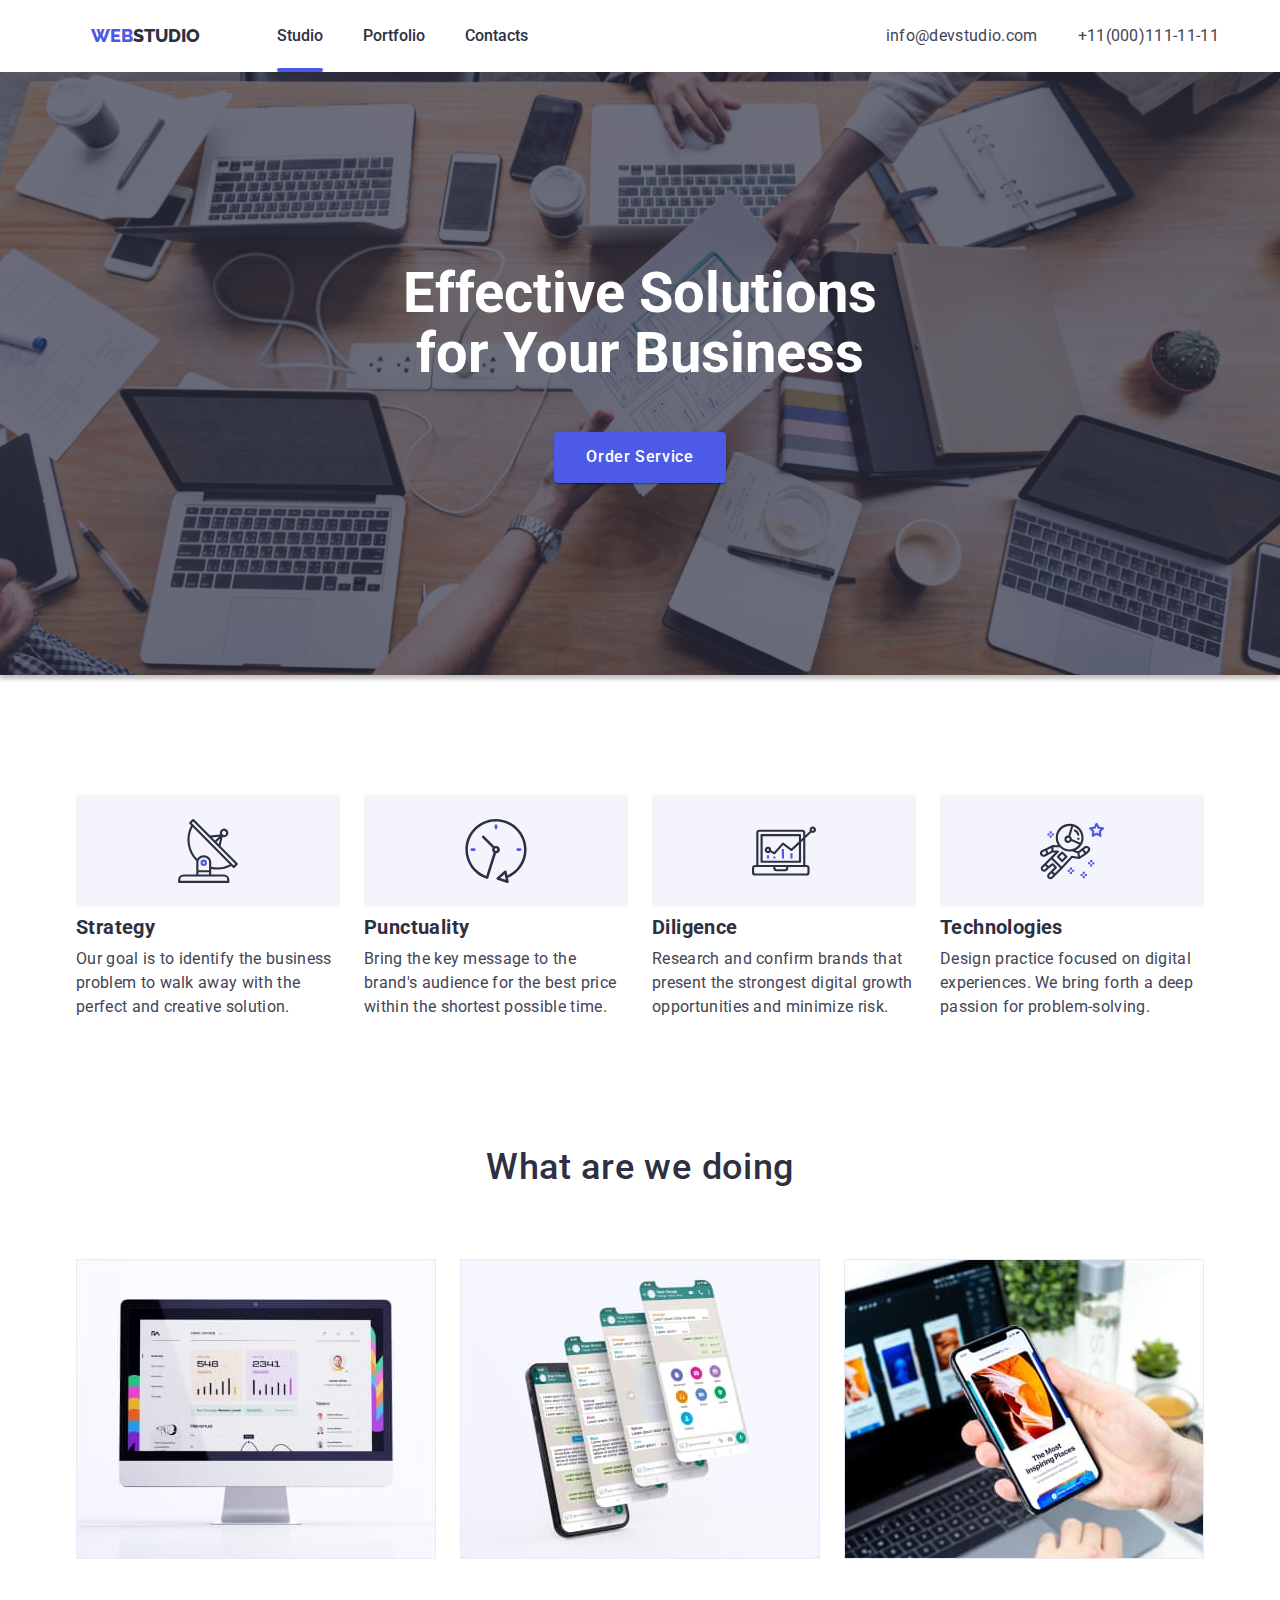
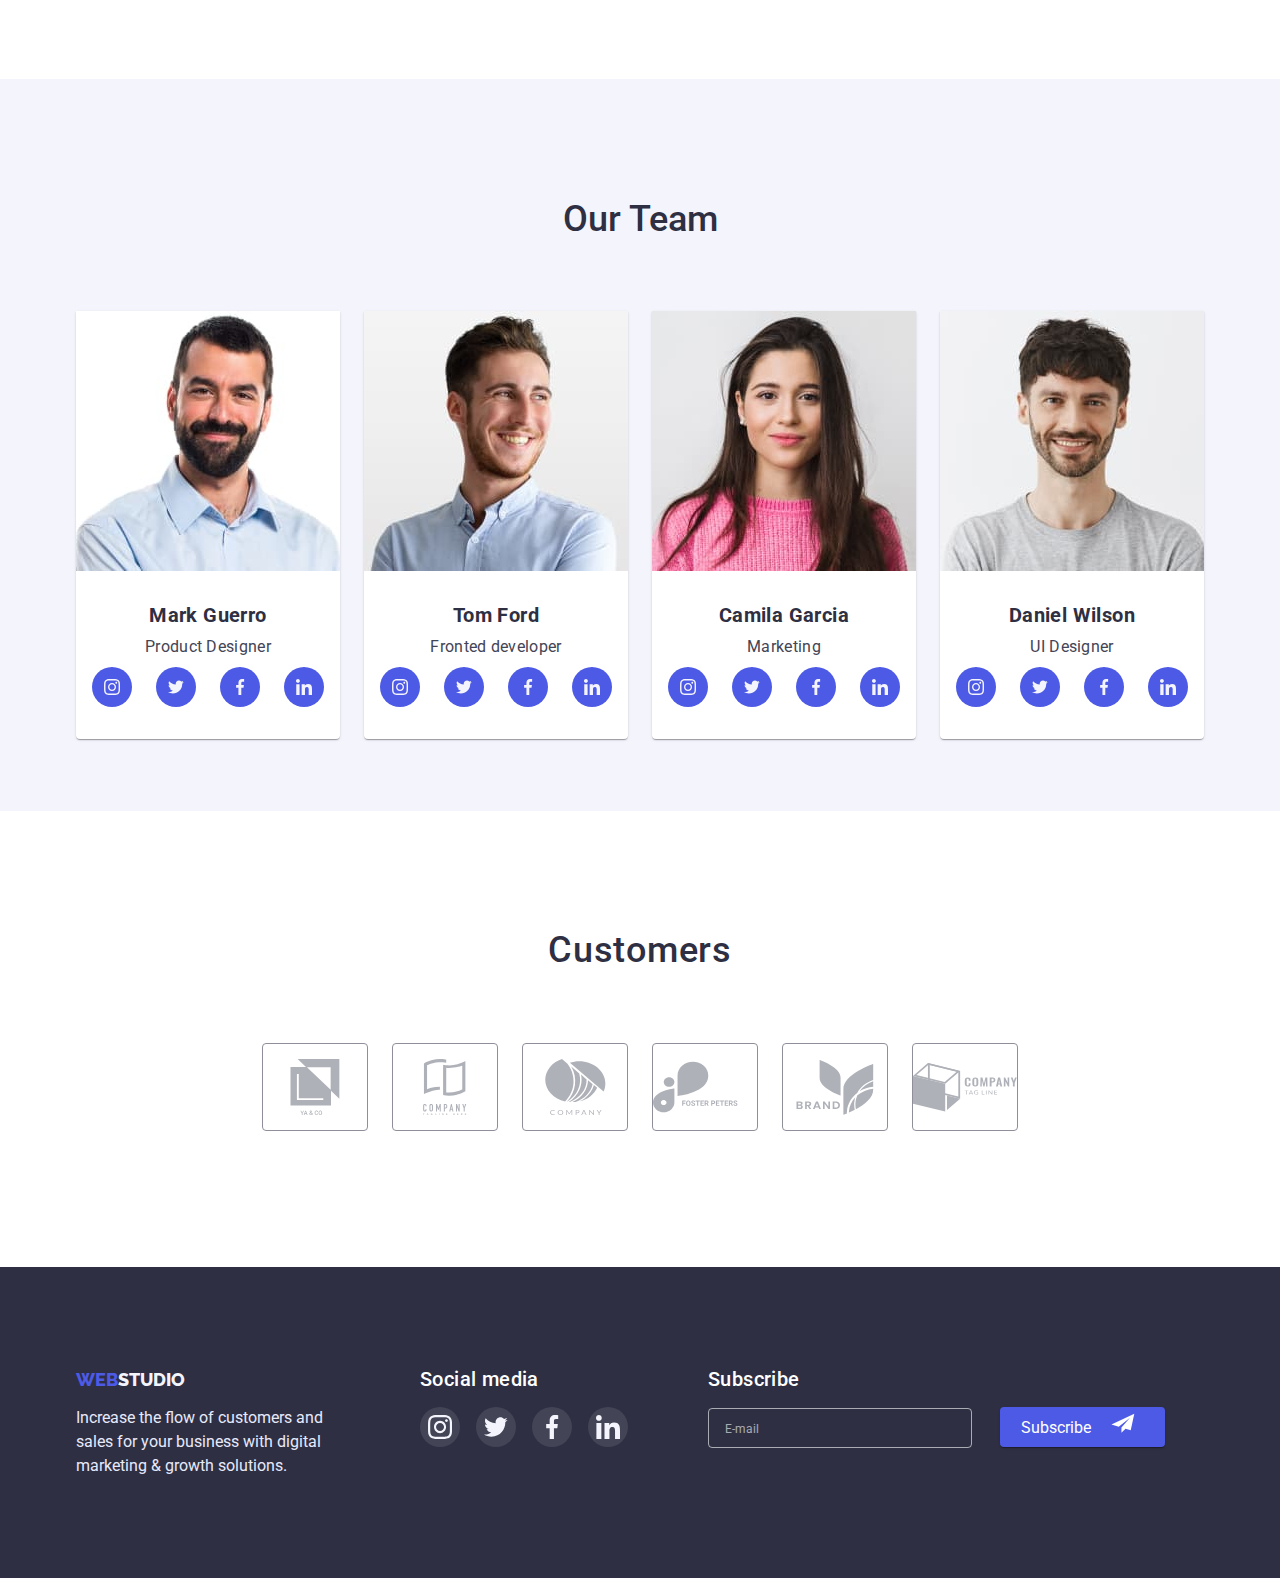
<file: index.html>
<!DOCTYPE html>
<html lang="en">
  
  <head>
    <meta charset="UTF-8" />
    <meta http-equiv="X-UA-Compatible" content="IE=edge" />
    <meta name="viewport" content="width=device-width, initial-scale=1.0" />
    <title>goit-markup-hw-06</title>
    <link
    rel="stylesheet"
    href="https://cdnjs.cloudflare.com/ajax/libs/modern-normalize/1.0.0/modern-normalize.min.css"
  />
    <link rel="preconnect" href="https://fonts.googleapis.com" />
    <link rel="preconnect" href="https://fonts.gstatic.com" crossorigin />
    <link
      href="https://fonts.googleapis.com/css2?family=Raleway:wght@800&family=Roboto:wght@400;500;700&display=swap"
      rel="stylesheet">
    <link rel="stylesheet" href="./styles/styles.css"> 
  </head>
  <body>
            <!--main page-->
    <header>
      <div class="container">
        <div class="container-nav">
          <div class="container main-nav">
           <a href="./index.html" class="logo"><span class="low-logo">WEB</span>STUDIO</a>
            <nav>
              <ul class="site-nav">
               <li class="item"><a href="./index.html" class="nav-links_current">Studio</a></li>
               <li class="item"><a href="./portfolio.html" class="nav-links">Portfolio</a></li>
               <li class="item"><a href="./portfolio.html" class="nav-links">Contacts</a></li>
              </ul>
            </nav>
            <ul class="mail">
              <li class="item"><a href="mailto:info@devstudio.com" class="contacts">info@devstudio.com</a></li>
              <li class="item"><a href="tel:+11(000)111-11-11" class="contacts">+11(000)111-11-11</a></li>
            </ul>
          </div>
        </div>
      </div>
      <!--header-->
    </header>
    <main>
      <!--section 1-->
    <section class="hero">
      <div class="container">
        <h1 class="hero-title">Effective Solutions for Your Business</h1>
        <button type="button" data-modal-open class="main-button">Order Service</button>
      </div>
    </section>
      <section class="feature">
        <h2 hidden>Feature</h2>
        <div class="container">

        <ul class="feature_list">
          <!--feature1-->
          <li class="item">
            <h3 class="card-title">Strategy</h3>
            <p class="card-text">
              Our goal is to identify the business problem to walk away with the
              perfect and creative solution.
            </p>
          </li>
          <!--feature 2-->
          <li class="item">
            <h3 class="card-title">Punctuality</h3>
            <p class="card-text">
              Bring the key message to the brand's audience for the best price
              within the shortest possible time.
            </p>
          </li>
          <!--feature 3-->
          <li class="item">
            <h3 class="card-title">Diligence</h3>
            <p class="card-text">
              Research and confirm brands that present the strongest digital
              growth opportunities and minimize risk.
            </p>
          </li>
          <!--feature 4-->
          <li class="item">
            <h3 class="card-title">Technologies</h3>
            <p class="card-text">
              Design practice focused on digital experiences. We bring forth a
              deep passion for problem-solving.
            </p>
          </li>
        </ul>
      </div>
      </section>
      <!--section 2-->
    <section class="What_doing">
      <div class="container">
        <h2 class="What_are_we_doing">What are we doing</h2>
        <ul class="card-title_list">
          <li>
            <img src="images/monitor.jpg" width="360" height="300" alt="img1" />
          </li>
           <li>
            <img src="images/telefons.jpg" width="360" height="300" alt="img2" />
           </li>
          <li>
            <img src="images/tel&comp.jpg" width="360" height="300" alt="img3" />
          </li>
        </ul>
      </div>
    </section>
       <!--section 3-->
      <section class="team-list">
        <div class="container">
        <h2 class="our_team">Our Team</h2>
        <ul class="flex_container">
          <li class="team-list-item">
            <div>
            <img
              src="images/Mark_Guerro.jpg"
              width="264"
              height="260"
              alt="Mark Guerro"
            />
            </div>
            <div class="card-content">
            <h3 class="card-title">Mark Guerro</h3>
            <p class="card-text">Product Designer</p>
            <ul class="trailing_icons">
              <li class="trailing_icons_item">
                  <a href="" class="trailing_icons_link">
                      <svg class="trailing_icons_icon" width="16" height="16">
                          <use href="./images/icons.svg#icon-instagram"></use>
                      </svg>
                  </a>
              </li>
              <li class="trailing_icons_item">
                  <a href="" class="trailing_icons_link">
                      <svg class="trailing_icons_icon" width="16" height="16">
                          <use href="./images/icons.svg#icon-twitter"></use>
                      </svg>
                  </a>
              </li>
              <li class="trailing_icons_item">
                  <a href="" class="trailing_icons_link">
                      <svg class="trailing_icons_icon" width="16" height="16">
                          <use href="./images/icons.svg#icon-facebook"></use>
                      </svg>
                  </a>
              </li>
              <li class="trailing_icons_item">
                  <a href="" class="trailing_icons_link">
                      <svg class="trailing_icons_icon" width="16" height="16">
                          <use href="./images/icons.svg#icon-linkedin"></use>
                      </svg>
                  </a>
              </li>
          </ul>
            </div>
          </li>
          <li class="team-list-item">
            <img
              src="images/Tom_Ford.jpg"
              width="264"
              height="260"
              alt="Fronted developer"
            />
            <div class="card-content">
            <h3 class="card-title">Tom Ford</h3>
            <p class="card-text">Fronted developer</p>
            <ul class="trailing_icons">
              <li class="trailing_icons_item">
                  <a href="" class="trailing_icons_link">
                      <svg class="trailing_icons_icon" width="16" height="16">
                          <use href="./images/icons.svg#icon-instagram"></use>
                      </svg>
                  </a>
              </li>
              <li class="trailing_icons_item">
                  <a href="" class="trailing_icons_link">
                      <svg class="trailing_icons_icon" width="16" height="16">
                          <use href="./images/icons.svg#icon-twitter"></use>
                      </svg>
                  </a>
              </li>
              <li class="trailing_icons_item">
                  <a href="" class="trailing_icons_link">
                      <svg class="trailing_icons_icon" width="16" height="16">
                          <use href="./images/icons.svg#icon-facebook"></use>
                      </svg>
                  </a>
              </li>
              <li class="trailing_icons_item">
                  <a href="" class="trailing_icons_link">
                      <svg class="trailing_icons_icon" width="16" height="16">
                          <use href="./images/icons.svg#icon-linkedin"></use>
                      </svg>
                  </a>
              </li>
          </ul>
          </div>
          </li>
          <li class="team-list-item">
            <img
              src="images/Camila_Garcia.jpg"
              width="264"
              height="260"
              alt="Marketing"
            />
            <div class="card-content">
            <h3 class="card-title">Camila Garcia</h3>
            <p class="card-text">Marketing</p>
            <ul class="trailing_icons">
              <li class="trailing_icons_item">
                  <a href="" class="trailing_icons_link">
                      <svg class="trailing_icons_icon" width="16" height="16">
                          <use href="./images/icons.svg#icon-instagram"></use>
                      </svg>
                  </a>
              </li>
              <li class="trailing_icons_item">
                  <a href="" class="trailing_icons_link">
                      <svg class="trailing_icons_icon" width="16" height="16">
                          <use href="./images/icons.svg#icon-twitter"></use>
                      </svg>
                  </a>
              </li>
              <li class="trailing_icons_item">
                  <a href="" class="trailing_icons_link">
                      <svg class="trailing_icons_icon" width="16" height="16">
                          <use href="./images/icons.svg#icon-facebook"></use>
                      </svg>
                  </a>
              </li>
              <li class="trailing_icons_item">
                  <a href="" class="trailing_icons_link">
                      <svg class="trailing_icons_icon" width="16" height="16">
                          <use href="./images/icons.svg#icon-linkedin"></use>
                      </svg>
                  </a>
              </li>
          </ul>
          </div>
          </li>
          <li class="team-list-item">
            <img
              src="images/Daniel_Wilson.jpg"
              width="264"
              height="260"
              alt="UI Designer"/>
              
            <div class="card-content">
              <h3 class="card-title">Daniel Wilson</h3>
              <p class="card-text">UI Designer</p>
              <ul class="trailing_icons">
                <li class="trailing_icons_item">
                    <a href="" class="trailing_icons_link">
                        <svg class="trailing_icons_icon" width="16" height="16">
                            <use href="./images/icons.svg#icon-instagram"></use>
                        </svg>
                    </a>
                </li>
                <li class="trailing_icons_item">
                    <a href="" class="trailing_icons_link">
                        <svg class="trailing_icons_icon" width="16" height="16">
                            <use href="./images/icons.svg#icon-twitter"></use>
                        </svg>
                    </a>
                </li>
                <li class="trailing_icons_item">
                    <a href="" class="trailing_icons_link">
                        <svg class="trailing_icons_icon" width="16" height="16">
                            <use href="./images/icons.svg#icon-facebook"></use>
                        </svg>
                    </a>
                </li>
                <li class="trailing_icons_item">
                    <a href="" class="trailing_icons_link">
                        <svg class="trailing_icons_icon" width="16" height="16">
                            <use href="./images/icons.svg#icon-linkedin"></use>
                        </svg>
                    </a>
                </li>
            </ul>
            </div>
          </li>
        </ul>
      </div>
      </section>
      <!-- section customers -->
      <section class="customers">
        <div class="container">
        <h2 class="title-customers">Customers</h2>
        <ul class="logo-company">
            <li class="logo-icon">
                <a href="#" class="logo-icon-link">
                    <svg class="logo-icon-company" width="104" height="56">
                        <use href="./images/icons.svg#icon-logo1"></use>
                    </svg>
                </a>
            </li>
            <li class="logo-icon">
                <a href="#" class="logo-icon-link">
                    <svg class="logo-icon-company" width="104" height="56">
                        <use href="./images/icons.svg#icon-logo2"></use>
                    </svg>
                </a>
            </li>
            <li class="logo-icon">
                <a href="#" class="logo-icon-link">
                    <svg class="logo-icon-company" width="104" height="56">
                        <use href="./images/icons.svg#icon-logo3"></use>
                    </svg>
                </a>
            </li>
            <li class="logo-icon">
                <a href="#" class="logo-icon-link">
                    <svg class="logo-icon-company" width="104" height="56">
                        <use href="./images/icons.svg#icon-logo4"></use>
                    </svg>
                </a>
            </li>
            <li class="logo-icon">
                <a href="#" class="logo-icon-link">
                    <svg class="logo-icon-company" width="104" height="56">
                        <use href="./images/icons.svg#icon-logo5"></use>
                    </svg>
                </a>
            </li>
            <li class="logo-icon">
                <a href="#" class="logo-icon-link">
                    <svg class="logo-icon-company" width="104" height="56">
                        <use href="./images/icons.svg#icon-logo6"></use>
                    </svg>
                </a>
            </li>
        </ul>
        </div>
        </section>
      <!--footer-->
    </main>
      <footer class="footer">
      <div class="container">
        <div class="logo_container">
           <a href="./index.html" class="foot-logo"><span class="low-logo">web</span>studio</a>
           <p class="footer-text"> Increase the flow of customers and sales for your business with digital
              marketing & growth solutions.
           </p>
        </div>
        <div class="social_media">
          <h3 class="title_social_media">Social media</h3>
          <ul class="social-list-footer">
              <li class="social-footer-item">
                  <a href="" class="social-footer-link">
                      <svg class="social-footer-icon" width="24" height="24">
                          <use href="./images/icons.svg#icon-instagram"></use>
                      </svg>
                  </a>
              </li>
              <li class="social-footer-item">
                  <a href="#" class="social-footer-link">
                      <svg class="social-footer-icon" width="24" height="24">
                          <use href="./images/icons.svg#icon-twitter"></use>
                      </svg>
                  </a>
              </li>
              <li class="social-footer-item">
                  <a href="#" class="social-footer-link">
                      <svg class="social-footer-icon" width="24" height="24">
                          <use href="./images/icons.svg#icon-facebook"></use>
                      </svg>
                  </a>
              </li>
              <li class="social-footer-item">
                  <a href="#" class="social-footer-link">
                      <svg class="social-footer-icon" width="24" height="24">
                          <use href="./images/icons.svg#icon-linkedin"></use>
                      </svg>
                  </a>
              </li>
          </ul>
       </div>  
       
      <div class="social_media">
        <p class="title_social_media">Subscribe</p>
        <form class="email-input">
          <input type="email" name="email" class="footer-email" placeholder="E-mail" required/>
          <button type="subscribe" class="subscribe">Subscribe  
      <svg class="icon-subscribe" width="24px" height="20px">
      <use href="./images/icons.svg#icon-send"></use></svg></button>
        </form>
        
      </div>
         
    </div>    
     </footer>

  <div class="backdrop is-hidden" data-modal>
    <div class="modal">
        <button type="button" class="modal-close-btn" data-modal-close>
          <svg class="modal-close-btn-icon" width="8px" height="8px">
            <use href="./images/icons.svg#icon-close"></use>
          </svg>
        </button>
        <p class="leave-your">Leave your contacts and we will call you back</p>
        
        <form class="modal-form">

          <label for="" class="modal-form-field">
            <span class="modal-form-input-desc">Name</span>
            <span class="modal-form-input-wrapper">

            <input type="text" name="user_name" class="modal-form-input" required 
            pattern="^[a-zA-Zа-яА-ЯіІїЇ]+$" minlength="2"/>
            <svg class="icon-icon-name" width="12px" height="12px"><use href="./images/icons.svg#icon-name"></use></svg>
            </span>
          </label>

          <label for="" class="modal-form-field">
            <span class="modal-form-input-desc">Phone</span>
            <span class="modal-form-input-wrapper">
            <input type="tel" name="user_phone" class="modal-form-input" required 
            pattern="^[0-9]{3}-[0-9]{3}-[0-9]{2}-[0-9]{2}" title="xxx-xxx-xx-xx"/>
            <svg class="icon-icon-name" width="13px" height="13px"><use href="./images/icons.svg#icon-phone"></use></svg>
          <span class="modal-form-input-icon"></span></span>
        </label>

          <label for="" class="modal-form-field">
            <span class="modal-form-input-desc">Email</span>
            <span class="modal-form-input-wrapper">
            <input type="email" name="email" class="modal-form-input" required/>
            <svg class="icon-icon-name" width="15px" height="12px"><use href="./images/icons.svg#icon-email"></use></svg>
            <span class="modal-form-input-icon"></span></span>
          </label>
       
      <label class="modal-form-filed">
        <span class="modal-form-input-desc">Comment</span>
       <textarea name="comment" class="modal-form-message" placeholder="Text input"></textarea> 
       </label>

       <input id="user-policy" type="checkbox" name="user_policy" class="modal-form-check"/>
       <label for ="user-policy" class="modal-form-check-desc">
         i accept the terms and conditions of the&nbsp;<a href="Privacy polisy">Privacy polisy</a></label>
           
      <button type="send" class="modal-form-submit">Send</button>
             
    </form>
    </div>
    </div>
      <script src="./js/modal.js"></script>
         
    </form>
  </body>
</html>
</file>
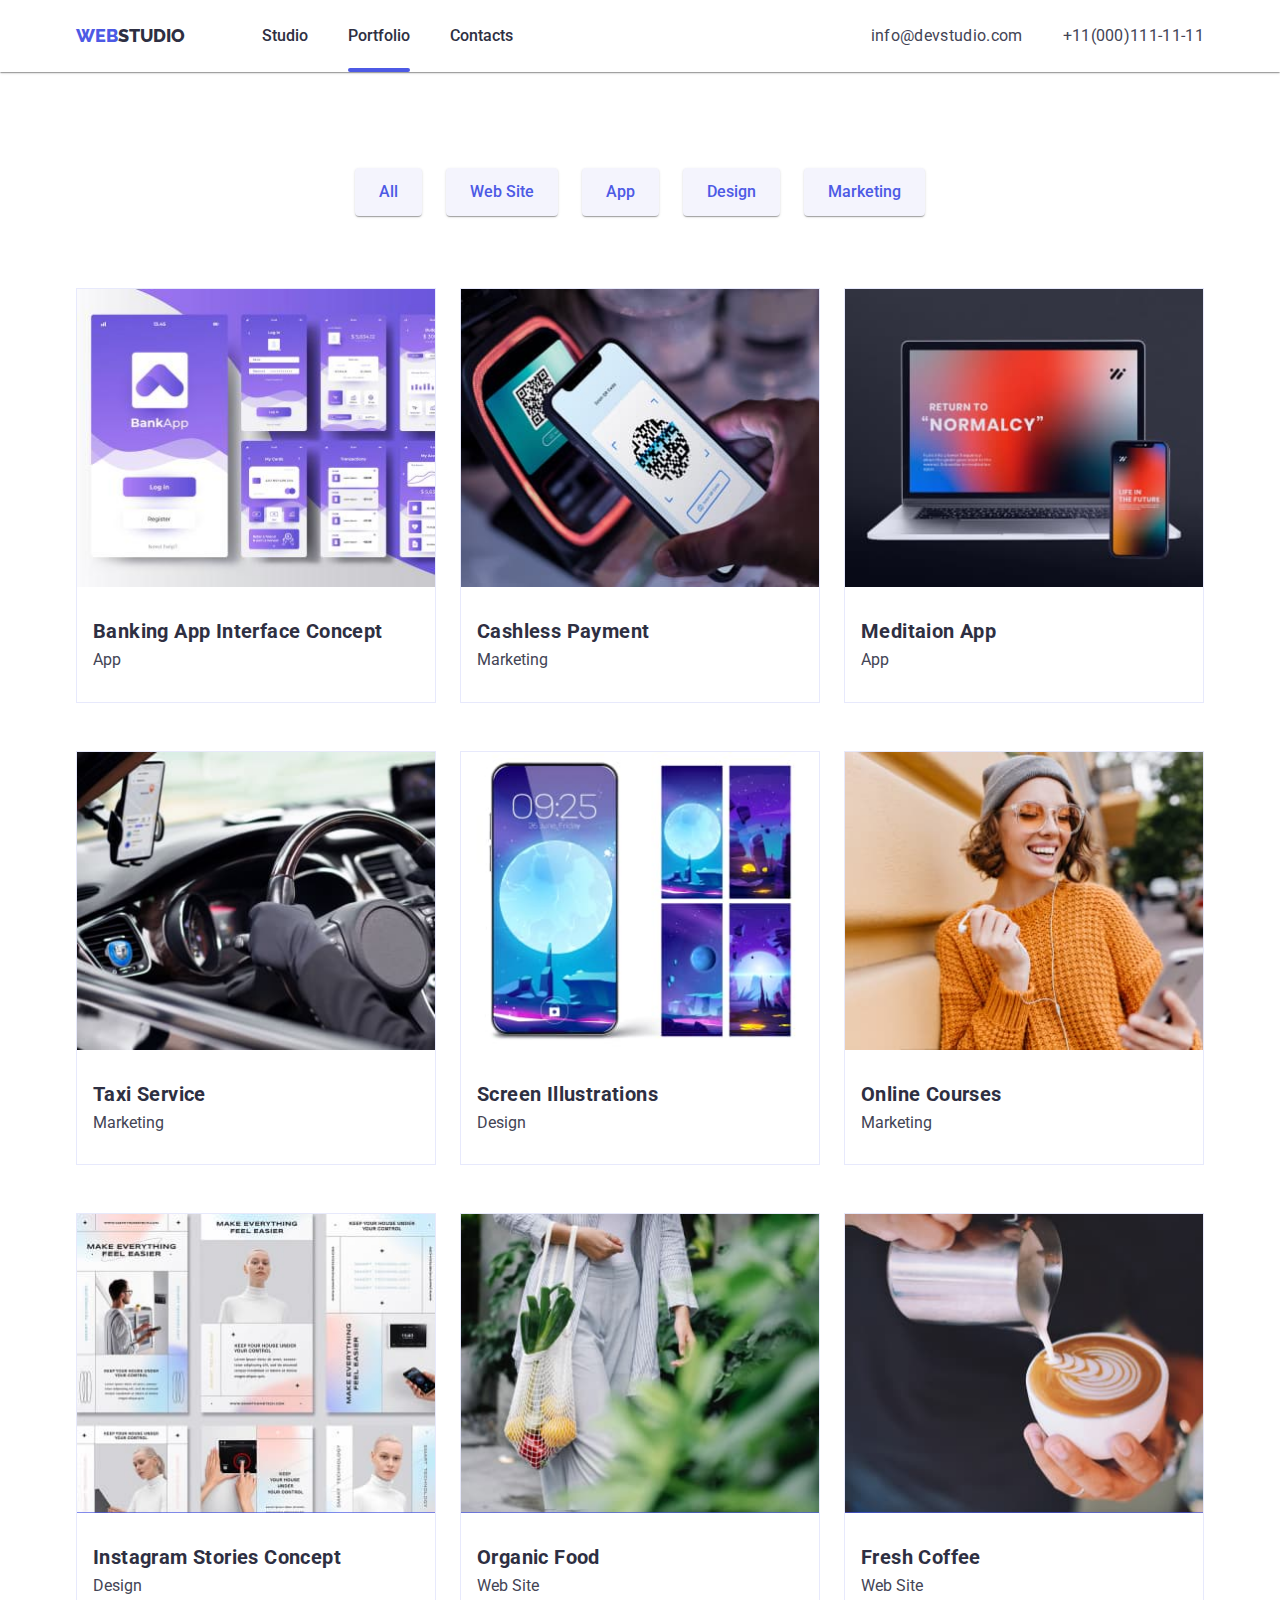
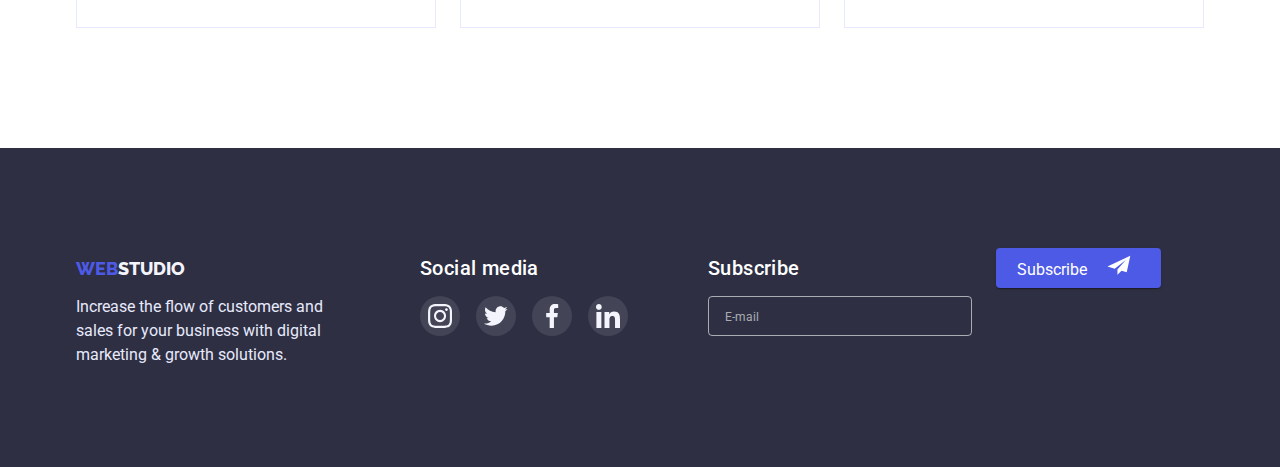
<file: portfolio.html>
<!DOCTYPE html>
<html lang="en">

<head>
    <meta charset="UTF-8">
    <meta http-equiv="X-UA-Compatible" content="IE=edge">
    <meta name="viewport" content="width=device-width, initial-scale=1.0">
    <title>goit-markup-hw-02</title>
    <link
    rel="stylesheet"
    href="https://cdnjs.cloudflare.com/ajax/libs/modern-normalize/1.0.0/modern-normalize.min.css"
  />
    <link rel="preconnect" href="https://fonts.googleapis.com">
    <link rel="preconnect" href="https://fonts.gstatic.com" crossorigin>

    <link
        href="https://fonts.googleapis.com/css2?family=Raleway:wght@800&family=Roboto:wght@400;500;700&display=swap"
        rel="stylesheet">
    <link rel="stylesheet" href="./styles/styles.css">
    
</head>
<body>
    <header>
      <div class="container">
        <div class="main-nav">
         <a href="./index.html" class="logo"><span class="low-logo"> web</span>studio</a>
          <nav>
            <ul class="site-nav">
                <li class="item">
                    <a href="./index.html" class="nav-links">Studio</a>
                </li>
                <li class="item">
                    <a href="./portfolio.html" class="nav-links_current">Portfolio</a>
                </li>
                <li class="item">
                    <a href="./portfolio.html" class="nav-links">Contacts</a>
                </li>
            </ul>
           </nav>
          <ul class="mail">
            <li class="item"> <a href="mailto:info@devstudio.com" class="contacts">info@devstudio.com</a></li>
            <li class="item"> <a href="tel:+11(000)111-11-11" class="contacts">+11(000)111-11-11</a></li>
         </ul>
         </div>
       </div>
    </header>

    <main>
        <section class="filters">
        <div class="container">
            <h1 hidden>portfolio-button-list</h1>
            <ul class="portfolio-btn_list">
                <li class="portfolio-btn_item">
                    <button type="button" class="portfolio-btn">All</button>
                </li>
                <li class="portfolio-btn_item">
                    <button type="button" class="portfolio-btn">Web Site</button>
                </li>
                <li class="portfolio-btn_item">
                    <button type="button" class="portfolio-btn">App</button>
                </li>
                <li class="portfolio-btn_item">
                    <button type="button" class="portfolio-btn">Design</button>
                </li>
                <li class="portfolio-btn_item">
                    <button type="button" class="portfolio-btn">Marketing</button>
                </li>
            </ul>

            <ul class="portfolio-cards_list">
                <li class="portfolio-cards_item">
                    <div class="team_list_img_wrapper">
                    <img src="images/one.jpg" alt="app" width="360">
                    <p class="overlay">14 Stylish and User-Friendly App Design Concepts · Task Manager App · Calorie Tracker App · Exotic Fruit Ecommerce App · Cloud Storage App</p>
                    </div>
                     <div class="card-content_portfolio">
                       <h2 class="card-title">Banking App Interface Concept</h2>
                       <p class="card-text_portfolio">App</p>
                     </div>
                </li>

                <li class="portfolio-cards_item">
                    <div class="team_list_img_wrapper">
                    <img src="images/two.jpg" alt="marketing" width="360">
                    <p class="overlay">14 Stylish and User-Friendly App Design Concepts · Task Manager App · Calorie Tracker App · Exotic Fruit Ecommerce App · Cloud Storage App</p>
                    </div>
                    <div class="card-content_portfolio">
                    <h2 class="card-title">Cashless Payment</h2>
                    <p class="card-text_portfolio">Marketing</p>
                </div>
                </li>
                
                <li class="portfolio-cards_item">
                    <div class="team_list_img_wrapper">
                    <img src="images/three.jpg" alt="app" width="360">
                    <p class="overlay">14 Stylish and User-Friendly App Design Concepts · Task Manager App · Calorie Tracker App · Exotic Fruit Ecommerce App · Cloud Storage App</p>
                    </div>
                    <div class="card-content_portfolio">
                    <h2 class="card-title">Meditaion App</h2>
                    <p class="card-text_portfolio">App</p>
                </div>
                </li>
                <li class="portfolio-cards_item">
                    <div class="team_list_img_wrapper">
                    <img src="images/four.jpg" alt="marketing" width="360">
                    <p class="overlay">14 Stylish and User-Friendly App Design Concepts · Task Manager App · Calorie Tracker App · Exotic Fruit Ecommerce App · Cloud Storage App</p>
                    </div>
                    <div class="card-content_portfolio">
                    <h2 class="card-title">Taxi Service</h2>
                        <p class="card-text_portfolio">Marketing</p>
                    </div>
                </li>
                <li class="portfolio-cards_item">
                    <div class="team_list_img_wrapper">
                    <img src="images/five.jpg" alt="design" width="360">
                    <p class="overlay">14 Stylish and User-Friendly App Design Concepts · Task Manager App · Calorie Tracker App · Exotic Fruit Ecommerce App · Cloud Storage App</p>
                    </div>
                    <div class="card-content_portfolio">
                    <h2 class="card-title"> Screen Illustrations</h2>
                        <p class="card-text_portfolio">Design</p>
                    </div>
                </li>
                <li class="portfolio-cards_item">
                    <div class="team_list_img_wrapper">
                    <img src="images/six.jpg" alt="marketing" width="360">
                    <p class="overlay">14 Stylish and User-Friendly App Design Concepts · Task Manager App · Calorie Tracker App · Exotic Fruit Ecommerce App · Cloud Storage App</p>
                    </div>
                    <div class="card-content_portfolio">
                    <h2 class="card-title">Online Courses</h2>
                        <p class="card-text_portfolio">Marketing</p>
                    </div>
                </li>
                <li class="portfolio-cards_item">
                    <div class="team_list_img_wrapper">
                    <img src="images/seven.jpg" alt="design" width="360">
                    <p class="overlay">14 Stylish and User-Friendly App Design Concepts · Task Manager App · Calorie Tracker App · Exotic Fruit Ecommerce App · Cloud Storage App</p>
                    </div>
                    <div class="card-content_portfolio">
                    <h2 class="card-title">Instagram Stories Concept</h2>
                    <p class="card-text_portfolio">Design</p>
                </div>
                </li>
                <li class="portfolio-cards_item">
                    <div class="team_list_img_wrapper">
                    <img src="images/eight.jpg" alt="web site" width="360">
                    <p class="overlay">14 Stylish and User-Friendly App Design Concepts · Task Manager App · Calorie Tracker App · Exotic Fruit Ecommerce App · Cloud Storage App</p>
                    </div>
                    <div class="card-content_portfolio">
                    <h2 class="card-title">Organic Food</h2>
                    <p class="card-text_portfolio">Web Site</p>
                </div>
                </li>
                <li class="portfolio-cards_item">
                    <div class="team_list_img_wrapper">
                    <img src="images/nine.jpg" alt="web site" width="360">
                    <p class="overlay">14 Stylish and User-Friendly App Design Concepts · Task Manager App · Calorie Tracker App · Exotic Fruit Ecommerce App · Cloud Storage App</p>
                    </div>
                    <div class="card-content_portfolio">
                    <h2 class="card-title">Fresh Coffee</h2>
                    <p class="card-text_portfolio">Web Site</p>
                </div>
                </li>

            </ul>
            </div>
            
        </section>
        
    </main>
    <footer>
        <div class="footer">
            <div class="container">
                <div class="logo_container">
                <a href="./index.html" class="foot-logo"><span class="low-logo"> web</span>studio</a>
                <p class="footer-text">Increase the flow of customers and sales for your business with digital marketing &
                growth solutions.
               </p>
               </div>
                <div class="social_media">
                <h3 class="title_social_media">Social media</h3>
                <ul class="social-list-footer">
                    <li class="social-footer-item">
                        <a href="#" class="social-footer-link">
                            <svg class="social-footer-icon" width="24" height="24">
                                <use href="./images/icons.svg#icon-instagram"></use>
                            </svg>
                        </a>
                    </li>
                    <li class="social-footer-item">
                        <a href="#" class="social-footer-link">
                            <svg class="social-footer-icon" width="24" height="24">
                                <use href="./images/icons.svg#icon-twitter"></use>
                            </svg>
                        </a>
                    </li>
                    <li class="social-footer-item">
                        <a href="#" class="social-footer-link">
                            <svg class="social-footer-icon" width="24" height="24">
                                <use href="./images/icons.svg#icon-facebook"></use>
                            </svg>
                        </a>
                    </li>
                    <li class="social-footer-item">
                        <a href="#" class="social-footer-link">
                            <svg class="social-footer-icon" width="24" height="24">
                                <use href="./images/icons.svg#icon-linkedin"></use>
                            </svg>
                        </a>
                    </li>
                </ul>
               
            </div> 
            <form class="email-input">
                <div class="social_media">
                  <h3 class="title_social_media">Subscribe</h3>
                  <input type="email" name="email" class="footer-email" placeholder="E-mail" required/>
                  
                </div>
              </form>
              <button type="subscribe" class="subscribe">Subscribe     
                <svg class="icon-subscribe" width="24px" height="20px">
                <use href="./images/icons.svg#icon-send"></use></svg></button>
          
              </div>     
        </div>
    </footer>
</body>
</html>
</file>
<file: styles/styles.css>
/* font-family: 'Montserrat',*
sans-serif;
font-family: 'Raleway',
sans-serif;
font-family: 'Roboto',
sans-serif; */
:root {
    /* iris */
    --primary-brand: #4d5ae5;
    /* navy blue  */
    --dark: #2e2f42;
    /* green */
    --success: #31d0aa;
    /* slate  */
    --text: #434455;
    /* ligth slate  */
    --subtle-text: #8e8f99;
    /* cornflower  */
    --accent: #e7e9fc;
    /* cloud  */
    --light: #f4f4fd;
    /* shadow */
    --card-shadow: 0px 2px 1px -1px rgba(0, 0, 0, 0.2),
    0px 1px 1px 0px rgba(0, 0, 0, 0.14), 0px 1px 3px 0px rgba(0, 0, 0, 0.12);
}
html { box-sizing: border-box;}
*::before,
*::after { box-sizing: border-box;}
body {
    font-family: 'Roboto', sans-serif;
    color: var(--text);
    background-color: #ffffff;
}
.container{
    width: 1158px;
    margin: 0 auto;
    padding: 0 15px;
}
header{
    box-shadow: var(--card-shadow);
}
.main-nav
{   
    display: flex;
    align-items: center;
    }
.logo {
    display: block;
    font-family: 'Raleway';
    font-style: normal;
    font-weight: 800;
    font-size: 18px;
    line-height: 24px;
    text-decoration: none;
    color: var(--dark);
    text-transform: uppercase;
    padding-top: 24px;
    padding-bottom: 24px;
    }
.foot-logo {
    font-family: 'Raleway';
    font-style: normal;
    font-weight: 800;
    font-size: 18px;
    line-height: 1.2;
    text-decoration: none;
    color: var(--light);
    text-transform: uppercase;
    }
.low-logo {
    color: var(--primary-brand);
    text-transform: uppercase;
    }
.site-nav {
    display: flex;  
    margin: 0; 
    padding: 0;
    margin-left: 77px; 
    gap: 40px;
}
.nav-links {
    position: relative;
    display: block;
    padding-top: 24px;
    padding-bottom: 24px;
    font-family: 'Roboto';
    font-weight: 500;
    font-size: 16px;
    line-height: 1.5;
    color: var(--dark);
    text-decoration: none;
    transition: color 250ms cubic-bezier(0.4, 0, 0.2, 1);
    }
    .nav-links_current {
        position: relative;
        display: block;
        padding-top: 24px;
        padding-bottom: 24px;
        font-family: 'Roboto';
        font-weight: 500;
        font-size: 16px;
        line-height: 1.5;
        color: var(--dark);
        text-decoration: none;
        transition: color 250ms cubic-bezier(0.4, 0, 0.2, 1);
        }
    .nav-links_current::after {
        content: '';
        position: absolute;
        left: 0;
        bottom: 0;
        display: block;
        width: 100%;
        height: 4px;
        border-radius: 2px;
        background-color: var(--primary-brand);
        opacity: 1;
     }
      
.mail{
    display: flex;
    margin: 0;
    margin-left: auto;
    padding: 0;
    padding-top: 24px;
    padding-bottom: 24px;
    font-family: 'Roboto';     
    font-size: 16px;
    line-height: 1.5;  
    letter-spacing: 0.02em;  
    gap: 40px;
    }

.nav-links:hover, 
.nav-links:focus
{
    color: var(--primary-brand);
    
}
.contacts {     
    font-weight: 400;
    font-size: 16px;
    line-height: 1.5;
    text-decoration: none;
    color: var(--text);
    transition: color 250ms cubic-bezier(0.4, 0, 0.2, 1);
    }
.contacts:hover,
.contacts:focus {
    color: var(--primary-brand);
    }
ul {
    list-style-type: none;
}
.hero { 
    padding: 192px 0 192px;
    text-align: center;
    max-width: 1440px;  
    min-height: 603px;
    margin-left: auto;
    margin-right: auto;    
    display: flex;
    flex-direction: column;
    justify-content: center;
    
    background-image: linear-gradient(rgba(46, 47, 66, 0.7), rgba(46, 47, 66, 0.7)), url(../images/Header.jpg);
    background-repeat: no-repeat; 
    background-position: center;    
    background-size: cover;     
    box-shadow: 0px 4px 4px rgba(0, 0, 0, 0.25);
}

.hero-title {
    width: 492px; 
    font-family: 'Roboto';
    font-weight: 500px;
    font-size: 56px;
    line-height: 1.07;
    letter-spacing: 0.02;
    color: #ffffff;
    margin: 0 auto 48px auto;
    }
button 
{   
    background-color: var(--light);
    color: var(--primary-brand);
    font-family: 'Roboto';
    font-style: normal;
    font-weight: 500;
    font-size: 16px;
    line-height: 1.5;
    cursor: pointer;
    border: none;
    border-radius: 4px;
    box-shadow: var(--card-shadow);
    transition: background-color 250ms cubic-bezier(0.4, 0, 0.2, 1);
    }
button:hover,
button:focus {
    background-color: var(--primary-brand);
    color: #ffffff;
    box-shadow: var(--card-shadow);
    
    }
.card-content { 
    padding: 16px 32px 16px 32px;
     }
.trailing_icons {
    padding: 0;
        display: flex;
        justify-content: center;
        gap: 24px;    
    }
.trailing_icons_link {
        display: flex;
        justify-content: center;
        align-items: center;
        width: 40px;
        height: 40px;
        border-radius: 50%;
        background-color: var(--primary-brand);
        transition: background 250ms cubic-bezier(0.4, 0, 0.2, 1);
    }
    .trailing_icons_icon {
        fill: #F4F4FD;
    }
    
    .trailing_icons_link:hover, 
    .trailing_icons_link:focus {
    background: #31D0AA;
    cursor: pointer;
    }
.card-title {
    font-size: 20px;
    line-height: 1.2;
    letter-spacing: 0.02em;
    color: var(--dark);
    /* identical to box height, or 120% */
    }

.card-text {
    font-family: inherit;
    margin: 0;
    margin-bottom: 8px;
}
.main-button {
    background-color: var(--primary-brand);
    color: #ffffff;
    font-family: 'Roboto';
    font-style: normal;
    font-weight: 500;
    font-size: 16px;
    line-height: 18.75px;
    letter-spacing: 0.04em;
    cursor: pointer;
    border: none;
    padding: 16px 32px;
    border-radius: 4px;
    margin-left: auto;
    margin-right: auto;
    }
.main-button:hover,
.main-button:focus {
    background-color: #404BBF;
    color: #ffffff
    }
.feature {
    padding-top: 120px;
    padding-bottom: 120px;
}
.feature_list {
    padding: 0;
    margin: 0;
    display: flex;
    justify-content: center;
    gap: 24px;
    }
    .card-text{
        font-family: 'Roboto';
        font-size: 16px;
        line-height: 1.5;
        letter-spacing: 0.02em;
    }
.feature_list .item {
    width: 264px;
    }
    .feature_list
    .item::before {
        display: block;
        content: "";    
        height: 112px;
        background-size: 64px 64px;
        background-repeat: no-repeat;
        background-position: center;
        background-color: #F4F4FD;    
    }
    .item:nth-child(1)::before {     
        background-image: url("../images/antenna.svg");
        margin-bottom: 8px;    
    }
    .item:nth-child(2)::before {
        background-image: url("../images/clock.svg");
        margin-bottom: 8px;
    }
    .item:nth-child(3)::before {
        background-image: url("../images/diagram.svg"); 
        margin-bottom: 8px;
    }
    .item:nth-child(4)::before {
        background-image: url("../images/astronaut.svg"); 
        margin-bottom: 8px;
    }
.card-title_list {
    display: flex;
    justify-content: center;
    align-items: center;
    margin: 0;
    padding: 0;
    gap: 24px;
    padding-bottom: 120px;
}
img{
    display: block;
    max-width: 100%;
    height: auto;
}
.team-list 
{   padding-top: 120px;
    height: 732px;
    background-color: var(--light);
    
    }
.What_are_we_doing
{ 
    text-align: center;
    margin-top: 0;
    margin-bottom: 72px;
    font-weight: 500;
     font-size: 36px;
     line-height: 40px;
     letter-spacing: 0.02em;
     color: #2E2F42;
    }
.our_team
 {
    text-align: center;
    margin: 0;
    margin-bottom: 72px;
    font-weight: 500;
     font-size: 36px;
     line-height: 40px;
     letter-spacing: 0.02;
     color: #2E2F42;
    
}
 /* section-customers */
 .customers {
    display: block;
    padding-top: 120px;
    padding-bottom: 120px;
    }
    .title-customers {  
        margin-top: 0;  
        margin-bottom: 72px;       
        font-weight: 500;
        font-size: 36px;
        line-height: 1.1;    
        text-align: center;
        letter-spacing: 0.02em;
        color: var(--dark);
    }
    .logo-company {
    padding: 0;
    display: flex;
    justify-content: center;
    gap: 24px;
    } 
    .logo-icon {
    width: calc((100%-5*24px) / 6);
    height: 88px;    
    } 
    .logo-icon-link {
    display: flex;
    justify-content: center;
    align-items: center;
    color: #AFB1B8;
    border: 1px solid #8e8f99;
    border-radius: 4px;
    width: 100%;
    height: 100%;
    transition: color 250ms cubic-bezier(0.4, 0, 0.2, 1);
    }    
    .logo-icon-link:hover,
    .logo-icon-link:focus {
    color: var(--primary-brand);
    border: 1px solid var(--primary-brand);
    }
    .logo-icon-company {
    fill: currentColor;
    }
.flex_container {
     display: flex;
     justify-content: center;
     margin: 0;
     padding: 0;
     gap: 24px;
    }
.team-list-item {
        width: 264px;
        background-color: #ffffff;
        box-shadow: var(--card-shadow);
        border-bottom-left-radius: 4px;
        border-bottom-right-radius: 4px;
        overflow: auto;
        display: block;
        }
    .team_list_img_wrapper:hover .overlay,
    .team_list_img_wrapper:focus .overlay
    {   transform: translate(0, 0);
        cursor: pointer;
        
    } 
    .team_list_img_wrapper{
        position: relative;
        overflow: hidden;
        transition: transform 250ms cubic-bezier(0.4, 0, 0.2, 1);
    }
    .overlay
    {
        margin: 0;
        position: absolute;
        left: 0;
        top: 0;
        width: 100%;
        height: 100%;
        font-size: 16px;
        color: #ffffff;
        padding-top: 40px;
        padding-left: 32px;
        background-color: var(--primary-brand);
        opacity: 100%;
        overflow: hidden;
        transform: translate(0, 100%);
        transition: transform 250ms cubic-bezier(0.4, 0, 0.2, 1);
    }
.card-content {
    text-align: center;
    padding: 32px 16px;
 }       
.section-page{
    padding-top: 96px;
    padding-bottom: 120px;
}
.filters {
    padding-top: 96px;
    padding-bottom: 120px;
    margin-left: auto;
    margin-right: auto;
    }
.portfolio-btn_list {
    display: flex;
    justify-content: center;
    gap: 24px;
    margin:0;
    padding: 0;
    margin-bottom: 72px;
    
}
.portfolio-btn {
    line-height: 1.5;
    font-size: 16px;
    padding: 12px 24px;
    
    }
.portfolio-cards_list {
    padding: 0;
    margin: 0;
    list-style: none;
    display: flex;
    flex-wrap: wrap;
    column-gap: 24px;
    row-gap: 48px;
    flex-wrap: wrap;
    flex-basis: calc(100% / 3);
    }
    
.portfolio-cards_item {
    flex-basis: calc((100% - 2 * 24px) / 3) ;
    border: 1px solid #E7E9FC;
    
    overflow: hidden;
    }
    .portfolio-cards_item:hover,
    .portfolio-cards_item:focus
    { box-shadow: var(--card-shadow);
      
      cursor: pointer;
    }
.card-content_portfolio{
    text-align: left;
    padding: 32px 16px;
    background-color: #FFFFFF;
   
    border-radius: 0px 0px 4px 4px;
}
.card-title { margin: 0 0 8px 0;
}
.card-text_portfolio{
    margin: 0;
}
.portfolio-cards_box {
    padding: 32px 16px;
}
.footer {
    background-color: var(--dark);
    padding-top: 100px;
    padding-bottom: 100px;
 }
 .footer .container {
    display: flex;
    align-items: baseline;
 }
.footer-text {
    margin: 0;
    color: var(--accent);
    font-size: 16px;
    line-height: 1.5;
    letter-spacing: 0.25;
    margin-top: 16px;
    width: 264px;
}
.social_media {
     margin-left: 80px;   
}
.title_social_media {
    margin: 0px 0px 16px 0px;
    font-weight: 500;
    font-size: 20px;
    line-height: 1.2;
    letter-spacing: 0.02em;
    color: #FFFFFF;
}
.social-list-footer {
    padding: 0;
    display: flex;
    justify-content: left;
    gap: 16px;    
}
.social-footer-link {
    display: flex;
    justify-content: center;
    align-items: center;
    width: 40px;
    height: 40px;
    border-radius: 50%;
    background: rgba(255, 255, 255, 0.1);
    transition: background 250ms cubic-bezier(0.4, 0, 0.2, 1);
}
.social-footer-icon {
    fill: #F4F4FD;
}
.social-footer-link:hover,
.social-footer-link:focus {
    background: #31D0AA;
    cursor: pointer;
    
      
}
/* /.backdrop */
.backdrop {
position: fixed;
top: 0;
left: 0;
z-index: 100;
width: 100%;
height: 100%;
background-color: rgba(0,0,0,0.2);

transition: opacity 250ms cubic-bezier(0.4, 0, 0.2, 1) ;
visibility: inherit;
}
.backdrop.is-hidden {
    opacity: 0;
    visibility: hidden;
    pointer-events: none;
    transition: opacity 250ms cubic-bezier(0.4, 0, 0.2, 1);
    visibility: inherit;

}
.modal {
    position: absolute;
    top: 50%;
    left: 50%;
    transform: translate(-50%, -50%);
    width: 408px;
    height: 584px;
    border-radius: 4px;
    background-color: #FCFCFC;
    margin: 0 auto;
    padding: 24px;

}

.modal-close-btn {
    display: flex;
    justify-content: center;
    align-items: center;
    position: absolute;
    top: 24px;
    right: 24px;
    width: 24px;
    height: 24px;
    border-radius: 50%;
    background-color: #E7E9FC;
    border: 1px solid opacity 10% #555555;
    padding: 0;
    transition: background-color 250ms cubic-bezier(0.4, 0, 0.2, 1);
    
    
}
.modal-close-btn:hover,
.modal-close-btn:focus
{border-color: var(--accent);
    
}

.modal-close-btn:hover .modal-close-btn-icon,
.modal-close-btn:focus .modal-close-btn-icon
{ fill: var(--accent);
        
}

/* ==============MODAL WINDOW=========== */

.leave-your
{
    text-align: center;
    margin: 0;
    margin-top: 48px;
    margin-bottom: 16px;
     font-weight: 500;
     font-size: 16px;
     line-height: 24px;
     letter-spacing: 0.02;
     color: #2E2F42;
    }
    /*================= modal_form ============ */
    .modal-form {
        display: flex;
        flex-direction: column;
    }
    .modal-form-field {
        margin-bottom: 10px;
    }
    .modal-form-input-desc {
        display: block;
        font-size: 12px;
        font-weight: 400;
        line-height: 14px;
        margin-bottom: 4px;
        letter-spacing: 0.01;
        color: #8E8F99;
    }
    .modal-form-input-wrapper {
        display: block;
        position: relative;
    }
    .modal-form-input {
        width: 100%;
        height: 40px;
        color: black;
        border: 1px solid rgba(33, 33, 33, 0.2);
        border-radius: 4px;
        padding-left: 42px;
        transition: border-color 250ms cubic-bezier(0.4, 0, 0.2, 1);
    }
    .modal-form-input:focus {
        outline: none;
        border-color: var(--primary-brand);
    }

    .icon-icon-name {
        position: absolute;
        top: 50%;
        left: 16px;
        transform: translate(0,-50%);
        display: block;
        transition: background-color 250ms cubic-bezier(0.4, 0, 0.2, 1);
        fill: #2E2F42;
    }
    .modal-form-input:focus + .icon-icon-name {
        fill: var(--primary-brand);
    }
    
    .modal-form-message {
    resize: none;
    width: 100%;
    height: 120px;
    padding: 8px 16px;
    border-radius: 4px;
    border: 1px solid rgba(33, 33, 33, 0.2);
    transition: background-color 250ms cubic-bezier(0.4, 0, 0.2, 1);
    
}
.modal-form-message::placeholder {
    font-weight: 400;
    font-size: 12px;
    line-height: 16px;
    color: #8E8F99;
    letter-spacing: 0.04;

}
    .modal-form-message:focus {
        outline: none;
        border-color: var(--primary-brand);
    }

    .modal-form-check-desc::before {
        display: block;
        width: 18px;
        height: 18px;
        border: 1px solid #303030;
        content: '';
        cursor: pointer;
        border-radius: 2px;
        margin-right: 10px;
        transition: background-color 250ms cubic-bezier(0.4, 0, 0.2, 1);
          }

    .modal-form-check:checked + .modal-form-check-desc::before {
        background-image: url(../images/checkbox.jpg);
        
               
    }
    .modal-form-check {
        visibility: hidden;
        
    }
    .modal-form-check:focus + .modal-form-check-desc::before {
        outline: 2px solid #404BBF;
        
            }
    .modal-form-check-desc {
        display: flex;
        align-items: center;
        font-size: 12px;
        font-weight: 400;
        line-height: 16px;
        letter-spacing: 0.04;
        color:#757575;
        margin-bottom: 24px;
    }
    .modal-form-submit {
    width: 169px;
    height: 56px;
    align-self: center;
    color: var(--light);
    background-color: var(--primary-brand);
    box-shadow: var(--card-shadow);
    transition: background-color 250ms cubic-bezier(0.4, 0, 0.2, 1);
    
    }
    .modal-form-submit:hover,
    .modal-form-submit:focus {
    background-color: #ffffff;
    color: var(--primary-brand);
        }
    .footer-email {
        width: 264px;
        height: 40px;
        border: 1px solid rgba(255, 255, 255, 0.6);
               
        border-radius: 4px ;
        padding-left: 16px;
        background-color: inherit;
        
    }
    .footer-email::placeholder {
        margin-top: 8px;
        margin-left: 16px;
        font-size: 12px;
        font-weight: 400;
        line-height: 24px;
        letter-spacing: 0.04;
        color:rgba(255, 255, 255, 0.6);
         
    }
    input {
        color:rgba(255, 255, 255, 0.3)
    }
               
    .subscribe {
    
        width: 165px;
        height: 40px;
        margin-left: 24px;
        background-color: var(--primary-brand);
        color: #ffffff;
        font-family: 'Roboto';
        font-style: normal;
        font-weight: 400;
        font-size: 16px;
        line-height: 24px;
        letter-spacing: 0.04;
        cursor: pointer;
        padding-right: 16px;
        border-radius: 4px;
        box-shadow: var(--card-shadow);
        transition: background-color 250ms cubic-bezier(0.4, 0, 0.2, 1);
    }
    .icon-subscribe{ 
        margin-left: 16px;
        
    }
    .subscribe:hover,
    .subscribe:focus {
    background-color: #ffffff;
    color: var(--primary-brand);
        }
        .form {
            display: flex;
        }
</file>
